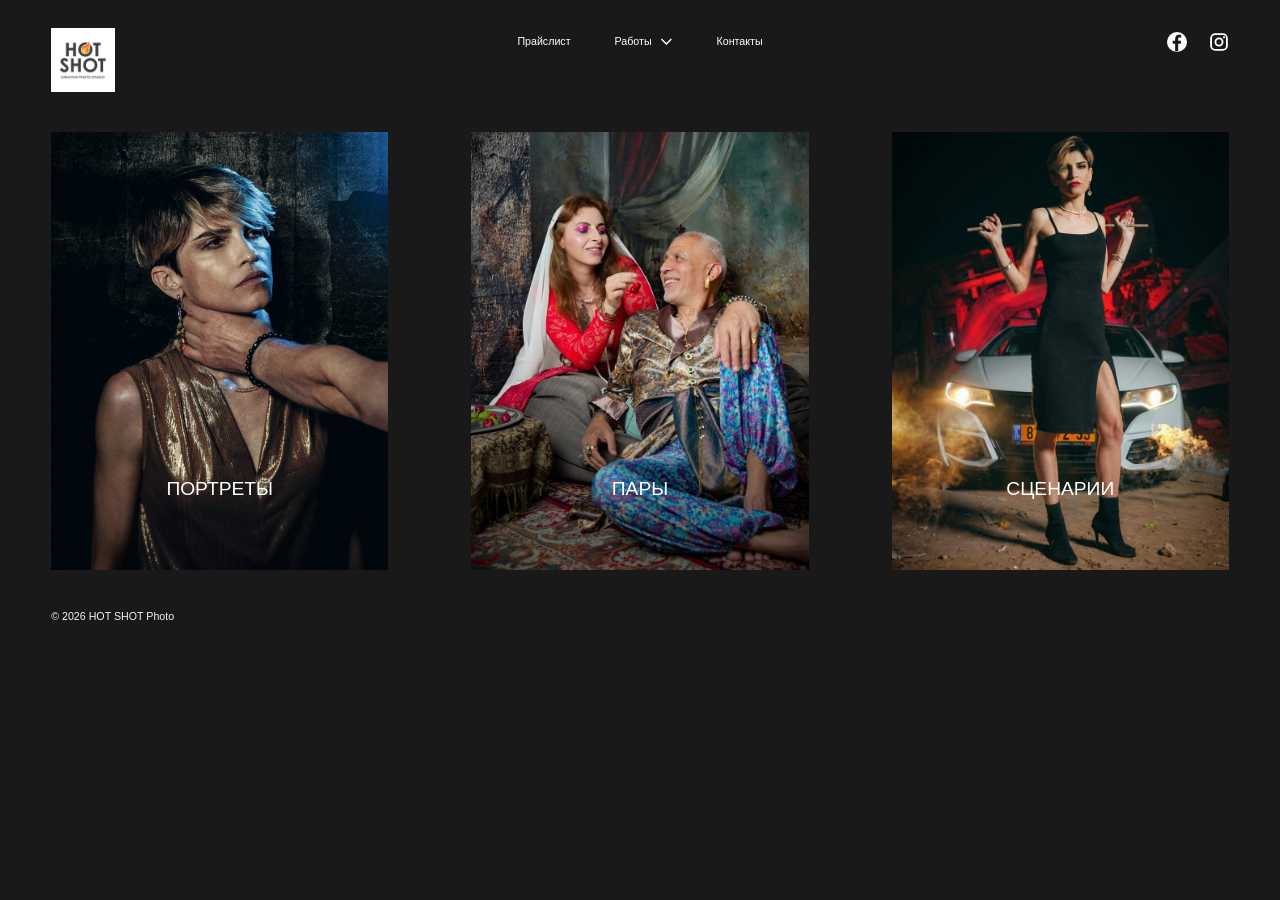
<file: index.html>
<!doctype html><html lang="ru"><head><meta charset="utf-8"><meta name="viewport" content="width=device-width,initial-scale=1"><title>HOT SHOT</title><link rel="stylesheet" href="style.css?v=mobile-nav-spacing-v3-20260926"></head><body><header class="header"><a href="index.html" aria-current="page"><img class="logo" src="images/logo.jpg" alt="HOT SHOT"></a><nav class="nav"><a href="price.html">Прайслист</a><div class="dropdown"><button class="dropbtn"><span>Работы</span><svg class="chevron" viewBox="0 0 12 7" aria-hidden="true"><path d="m1 1 5 5 5-5" fill="none" stroke="currentColor" stroke-width="1.4"/></svg></button><div class="dropmenu"><a href="gallery.html?type=portrait">Портреты</a><a href="gallery.html?type=pairs">Пары</a><a href="gallery.html?type=scenes">Сценарии</a></div></div><a href="contacts.html">Контакты</a></nav><div class="social"><a href="https://www.facebook.com/HOTSHOT.photostudio" target="_blank" rel="noopener noreferrer" aria-label="Facebook"><svg class="social-icon facebook-icon" viewBox="0 0 24 24" aria-hidden="true"><circle cx="12" cy="12" r="12" fill="currentColor"/><path d="M13.42 24v-9.03h3.03l.45-3.52h-3.48V9.2c0-1.02.28-1.72 1.74-1.72h1.86V4.33c-.32-.04-1.42-.14-2.71-.14-2.68 0-4.51 1.64-4.51 4.65v2.61H6.77v3.52H9.8V24h3.62Z" fill="#191919" transform="translate(0 -1)"/></svg></a><a href="https://www.instagram.com/hotshot_photostudio" target="_blank" rel="noopener noreferrer" aria-label="Instagram"><svg class="social-icon instagram-icon" viewBox="0 0 24 24" aria-hidden="true"><rect x="2.5" y="2.5" width="19" height="19" rx="5" fill="none" stroke="currentColor" stroke-width="2.2"/><circle cx="12" cy="12" r="4.3" fill="none" stroke="currentColor" stroke-width="2.2"/><circle cx="18" cy="6.4" r="1.25" fill="currentColor"/></svg></a></div></header><main><section class="homegrid"><a class="tile" href="gallery.html?type=portrait"><img src="images/optimized/Home/1-portraits.jpg" loading="eager" fetchpriority="high" decoding="async"><span><span class="tile-label">ПОРТРЕТЫ</span></span></a><a class="tile" href="gallery.html?type=pairs"><img src="images/optimized/Home/2-couples.jpg" loading="lazy" decoding="async"><span><span class="tile-label">ПАРЫ</span></span></a><a class="tile" href="gallery.html?type=scenes"><img src="images/optimized/Home/3-scenes.jpg" loading="lazy" decoding="async"><span><span class="tile-label">СЦЕНАРИИ</span></span></a></section></main><footer>© 2026 HOT SHOT Photo</footer></body></html>
</file>
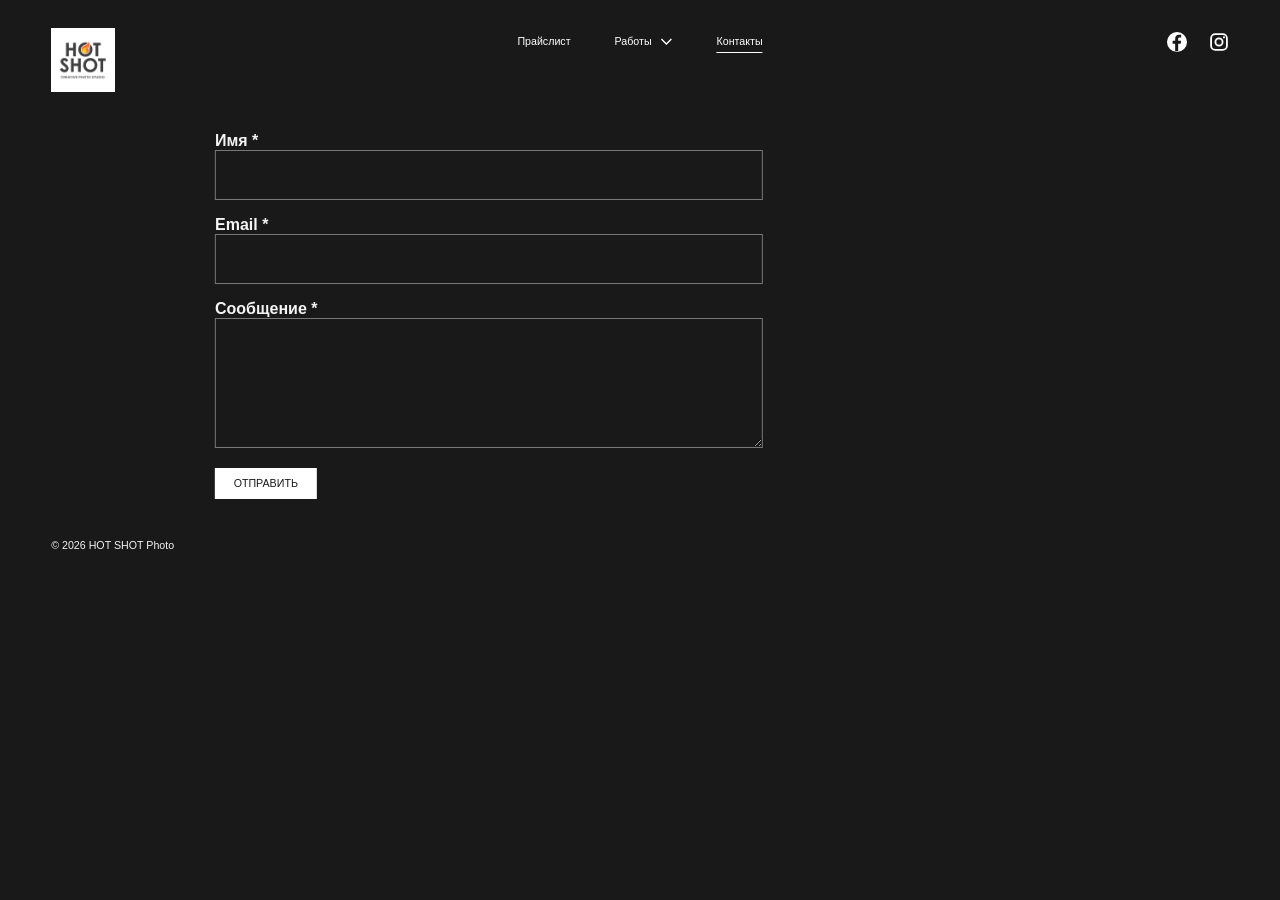
<file: contacts.html>
<!doctype html><html lang="ru"><head><meta charset="utf-8"><meta name="viewport" content="width=device-width,initial-scale=1"><title>HOT SHOT — Контакты</title><link rel="stylesheet" href="style.css?v=mobile-nav-spacing-v3-20260926"><style>.header{pointer-events:none}.header>a,.header .nav,.header .social{pointer-events:auto}</style></head><body><header class="header"><a href="index.html"><img class="logo" src="images/logo.jpg" alt="HOT SHOT"></a><nav class="nav"><a href="price.html">Прайслист</a><div class="dropdown"><button class="dropbtn"><span>Работы</span><svg class="chevron" viewBox="0 0 12 7" aria-hidden="true"><path d="m1 1 5 5 5-5" fill="none" stroke="currentColor" stroke-width="1.4"/></svg></button><div class="dropmenu"><a href="gallery.html?type=portrait">Портреты</a><a href="gallery.html?type=pairs">Пары</a><a href="gallery.html?type=scenes">Сценарии</a></div></div><a href="contacts.html" aria-current="page">Контакты</a></nav><div class="social"><a href="https://www.facebook.com/HOTSHOT.photostudio" target="_blank" rel="noopener noreferrer" aria-label="Facebook"><svg class="social-icon facebook-icon" viewBox="0 0 24 24" aria-hidden="true"><circle cx="12" cy="12" r="12" fill="currentColor"/><path d="M13.42 24v-9.03h3.03l.45-3.52h-3.48V9.2c0-1.02.28-1.72 1.74-1.72h1.86V4.33c-.32-.04-1.42-.14-2.71-.14-2.68 0-4.51 1.64-4.51 4.65v2.61H6.77v3.52H9.8V24h3.62Z" fill="#191919" transform="translate(0 -1)"/></svg></a><a href="https://www.instagram.com/hotshot_photostudio" target="_blank" rel="noopener noreferrer" aria-label="Instagram"><svg class="social-icon instagram-icon" viewBox="0 0 24 24" aria-hidden="true"><rect x="2.5" y="2.5" width="19" height="19" rx="5" fill="none" stroke="currentColor" stroke-width="2.2"/><circle cx="12" cy="12" r="4.3" fill="none" stroke="currentColor" stroke-width="2.2"/><circle cx="18" cy="6.4" r="1.25" fill="currentColor"/></svg></a></div></header><main class="contact"><form class="form" action="https://formsubmit.co/symbols.store@gmail.com" method="POST"><input type="hidden" name="_subject" value="Сообщение с сайта HOT SHOT"><input type="hidden" name="_captcha" value="false"><label>Имя *<input name="name" required style="cursor: text;"></label><label>Email *<input type="email" name="email" required></label><label>Сообщение *<textarea name="message" required></textarea></label><button class="btn" type="submit">ОТПРАВИТЬ</button></form></main><footer>© 2026 HOT SHOT Photo</footer></body></html>
</file>
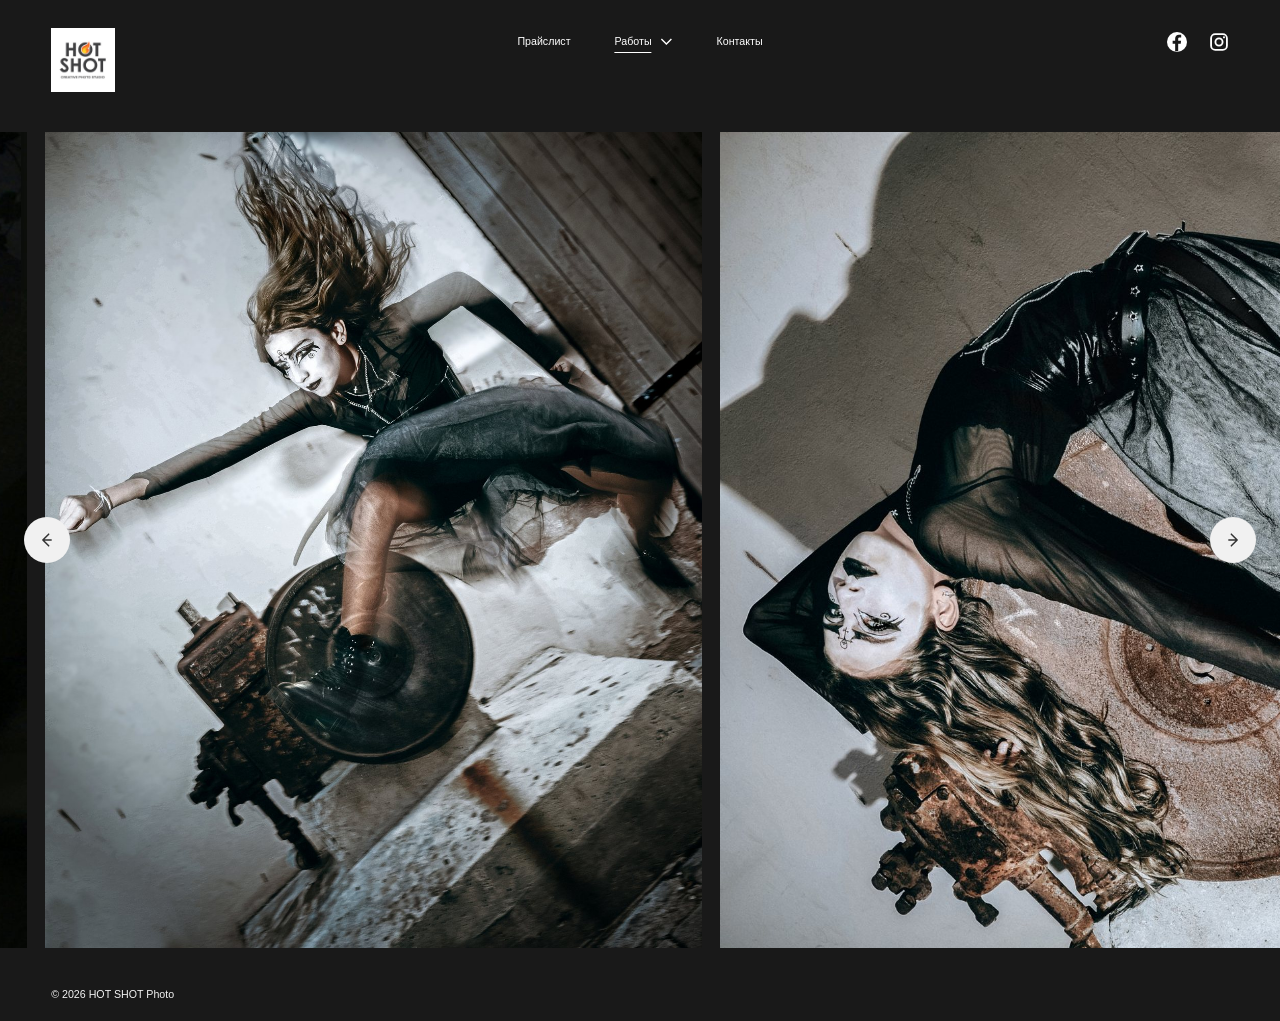
<file: gallery.html>
<!doctype html><html lang="ru"><head><meta charset="utf-8"><meta name="viewport" content="width=device-width,initial-scale=1"><title>HOT SHOT — Работы</title><link rel="stylesheet" href="style.css?v=mobile-nav-spacing-v3-20260926"></head><body><header class="header"><a href="index.html"><img class="logo" src="images/logo.jpg" alt="HOT SHOT"></a><nav class="nav"><a href="price.html">Прайслист</a><div class="dropdown"><button class="dropbtn" id="worksMenu"><span>Работы</span><svg class="chevron" viewBox="0 0 12 7" aria-hidden="true"><path d="m1 1 5 5 5-5" fill="none" stroke="currentColor" stroke-width="1.4"/></svg></button><div class="dropmenu"><a href="gallery.html?type=portrait">Портреты</a><a href="gallery.html?type=pairs">Пары</a><a href="gallery.html?type=scenes">Сценарии</a></div></div><a href="contacts.html">Контакты</a></nav><div class="social"><a href="https://www.facebook.com/HOTSHOT.photostudio" target="_blank" rel="noopener noreferrer" aria-label="Facebook"><svg class="social-icon facebook-icon" viewBox="0 0 24 24" aria-hidden="true"><circle cx="12" cy="12" r="12" fill="currentColor"/><path d="M13.42 24v-9.03h3.03l.45-3.52h-3.48V9.2c0-1.02.28-1.72 1.74-1.72h1.86V4.33c-.32-.04-1.42-.14-2.71-.14-2.68 0-4.51 1.64-4.51 4.65v2.61H6.77v3.52H9.8V24h3.62Z" fill="#191919" transform="translate(0 -1)"/></svg></a><a href="https://www.instagram.com/hotshot_photostudio" target="_blank" rel="noopener noreferrer" aria-label="Instagram"><svg class="social-icon instagram-icon" viewBox="0 0 24 24" aria-hidden="true"><rect x="2.5" y="2.5" width="19" height="19" rx="5" fill="none" stroke="currentColor" stroke-width="2.2"/><circle cx="12" cy="12" r="4.3" fill="none" stroke="currentColor" stroke-width="2.2"/><circle cx="18" cy="6.4" r="1.25" fill="currentColor"/></svg></a></div></header><main class="gallery"><div class="slider"><div class="track" id="track"></div><button class="arrow prev" id="prev" aria-label="Предыдущее фото"><svg viewBox="0 0 24 24" aria-hidden="true"><path d="M14 5 7 12l7 7M7 12h10" fill="none" stroke="currentColor" stroke-width="1.8" stroke-linecap="round" stroke-linejoin="round"/></svg></button><button class="arrow next" id="next" aria-label="Следующее фото"><svg viewBox="0 0 24 24" aria-hidden="true"><path d="M10 5l7 7-7 7M17 12H7" fill="none" stroke="currentColor" stroke-width="1.8" stroke-linecap="round" stroke-linejoin="round"/></svg></button></div><button class="back-to-top" type="button">Вверх</button></main><div class="lightbox" id="lb"><button class="close" id="close">×</button><img id="lbimg"></div><footer>© 2026 HOT SHOT Photo</footer><script>const sets={portrait:["images/portraits/DSC00000.jpg","images/portraits/DSC00001.jpg","images/portraits/DSC00002.jpg","images/portraits/DSC00003.jpg","images/portraits/DSC00004.jpg","images/portraits/DSC00005.jpg","images/portraits/DSC00006.jpg","images/portraits/DSC00007.jpg","images/portraits/DSC00008.jpg","images/portraits/DSC00009.jpg","images/portraits/DSC01000.jpg","images/portraits/DSC01001.jpg","images/portraits/DSC01002.jpg","images/portraits/DSC02077.jpg","images/portraits/DSC02125.jpeg","images/portraits/DSC02127.jpg","images/portraits/DSC02133.jpg","images/portraits/DSC02203.JPG","images/portraits/DSC02207.JPG","images/portraits/DSC02581.jpg","images/portraits/DSC02585.jpg","images/portraits/DSC04010.jpg","images/portraits/DSC04011.jpg","images/portraits/DSC04016.jpg","images/portraits/DSC04020.jpg","images/portraits/DSC04034.jpg","images/portraits/DSC04044.jpg","images/portraits/DSC04048.jpg","images/portraits/DSC04073.jpg","images/portraits/DSC04082.jpg","images/portraits/DSC04087.jpg","images/portraits/DSC04090.JPG","images/portraits/DSC04093.jpg","images/portraits/DSC04095.jpg","images/portraits/DSC04102.jpg","images/portraits/DSC08165.jpg","images/portraits/DSC08240.jpg","images/portraits/IMG_9607.jpg"],pairs:["images/couples/DSC00027.jpg","images/couples/DSC00028.jpg","images/couples/DSC00029.jpg","images/couples/DSC00030.jpg","images/couples/DSC00031.jpg","images/couples/DSC00032.jpg","images/couples/DSC00034.jpg","images/couples/DSC00035.jpg","images/couples/DSC00036.jpg","images/couples/DSC03547.jpg","images/couples/DSC03656.jpg"],scenes:["images/scenes/DSC00010.jpg","images/scenes/DSC00011.jpg","images/scenes/DSC00012.jpg","images/scenes/DSC00013.jpg","images/scenes/DSC00014.jpg","images/scenes/DSC00015.jpg","images/scenes/DSC00016.jpg","images/scenes/DSC00017.jpg","images/scenes/DSC00018.jpg","images/scenes/DSC00019.jpg","images/scenes/DSC00020.jpg","images/scenes/DSC00021.jpg","images/scenes/DSC00022.jpg","images/scenes/DSC00023.jpg","images/scenes/DSC00024.jpg","images/scenes/DSC00025.jpg","images/scenes/DSC00026.jpg","images/scenes/DSC02038.jpg","images/scenes/DSC02120.jpg","images/scenes/DSC02134.jpg","images/scenes/DSC02160.jpg","images/scenes/DSC02171.jpg","images/scenes/DSC02185.jpg","images/scenes/DSC02206.jpg","images/scenes/DSC03402.jpg","images/scenes/DSC08697.jpg"]};const type=new URLSearchParams(location.search).get("type")||"portrait",track=document.getElementById("track"),lb=document.getElementById("lb"),lbimg=document.getElementById("lbimg"),mobile=window.matchMedia("(max-width: 800px)");document.getElementById("worksMenu").setAttribute("aria-current","page");document.querySelectorAll(".dropmenu a").forEach(a=>{if(new URL(a.href).searchParams.get("type")===type)a.setAttribute("aria-current","page")});sets[type].forEach((src,index)=>{let x=document.createElement("img");x.className="slide";x.loading=index===0?"eager":"lazy";x.decoding="async";if(index===0)x.fetchPriority="high";x.dataset.fullSrc=src;x.src=src.replace(/^images\//,"images/optimized/").replace(/\.(?:jpeg|jpg)$/i,".jpg");track.appendChild(x)});const originalSlides=Array.from(track.children),slideCount=originalSlides.length;if(slideCount>1){const before=originalSlides[slideCount-1].cloneNode(false),after=originalSlides[0].cloneNode(false);before.classList.add("clone");after.classList.add("clone");track.insertBefore(before,track.firstChild);track.appendChild(after)}let i=1,timer=null,transitioning=false;function positionCurrent(){const active=track.children[i];if(active)track.style.transform="translateX(-"+active.offsetLeft+"px)"}function jumpTo(index){i=index;track.style.transition="none";positionCurrent();track.offsetHeight;track.style.transition="";transitioning=false}function move(d){if(mobile.matches||transitioning||slideCount<2)return;transitioning=true;i+=d;positionCurrent()}track.addEventListener("transitionend",event=>{if(event.target!==track||event.propertyName!=="transform")return;if(i===0)jumpTo(slideCount);else if(i===slideCount+1)jumpTo(1);else transitioning=false});track.addEventListener("click",event=>{if(mobile.matches)return;const image=event.target.closest("img.slide");if(!image)return;lbimg.src=image.dataset.fullSrc;lb.classList.add("open")});prev.onclick=()=>move(-1);next.onclick=()=>move(1);function syncMode(){if(timer!==null){clearInterval(timer);timer=null}transitioning=false;if(mobile.matches){i=1;track.style.transform="";lb.classList.remove("open")}else{i=1;track.style.transition="none";positionCurrent();track.offsetHeight;track.style.transition="";timer=setInterval(()=>move(1),6500)}}syncMode();if(mobile.addEventListener)mobile.addEventListener("change",syncMode);else if(mobile.addListener)mobile.addListener(syncMode);window.addEventListener("resize",()=>{if(!mobile.matches&&!transitioning)positionCurrent()});track.addEventListener("load",()=>{if(!mobile.matches&&!transitioning)positionCurrent()},true);window.addEventListener("load",()=>{if(!mobile.matches&&!transitioning)positionCurrent()},{once:true});document.getElementById("close").addEventListener("click",()=>lb.classList.remove("open"));document.querySelector(".back-to-top").addEventListener("click",()=>window.scrollTo({top:0,behavior:"smooth"}));</script></body></html>
</file>
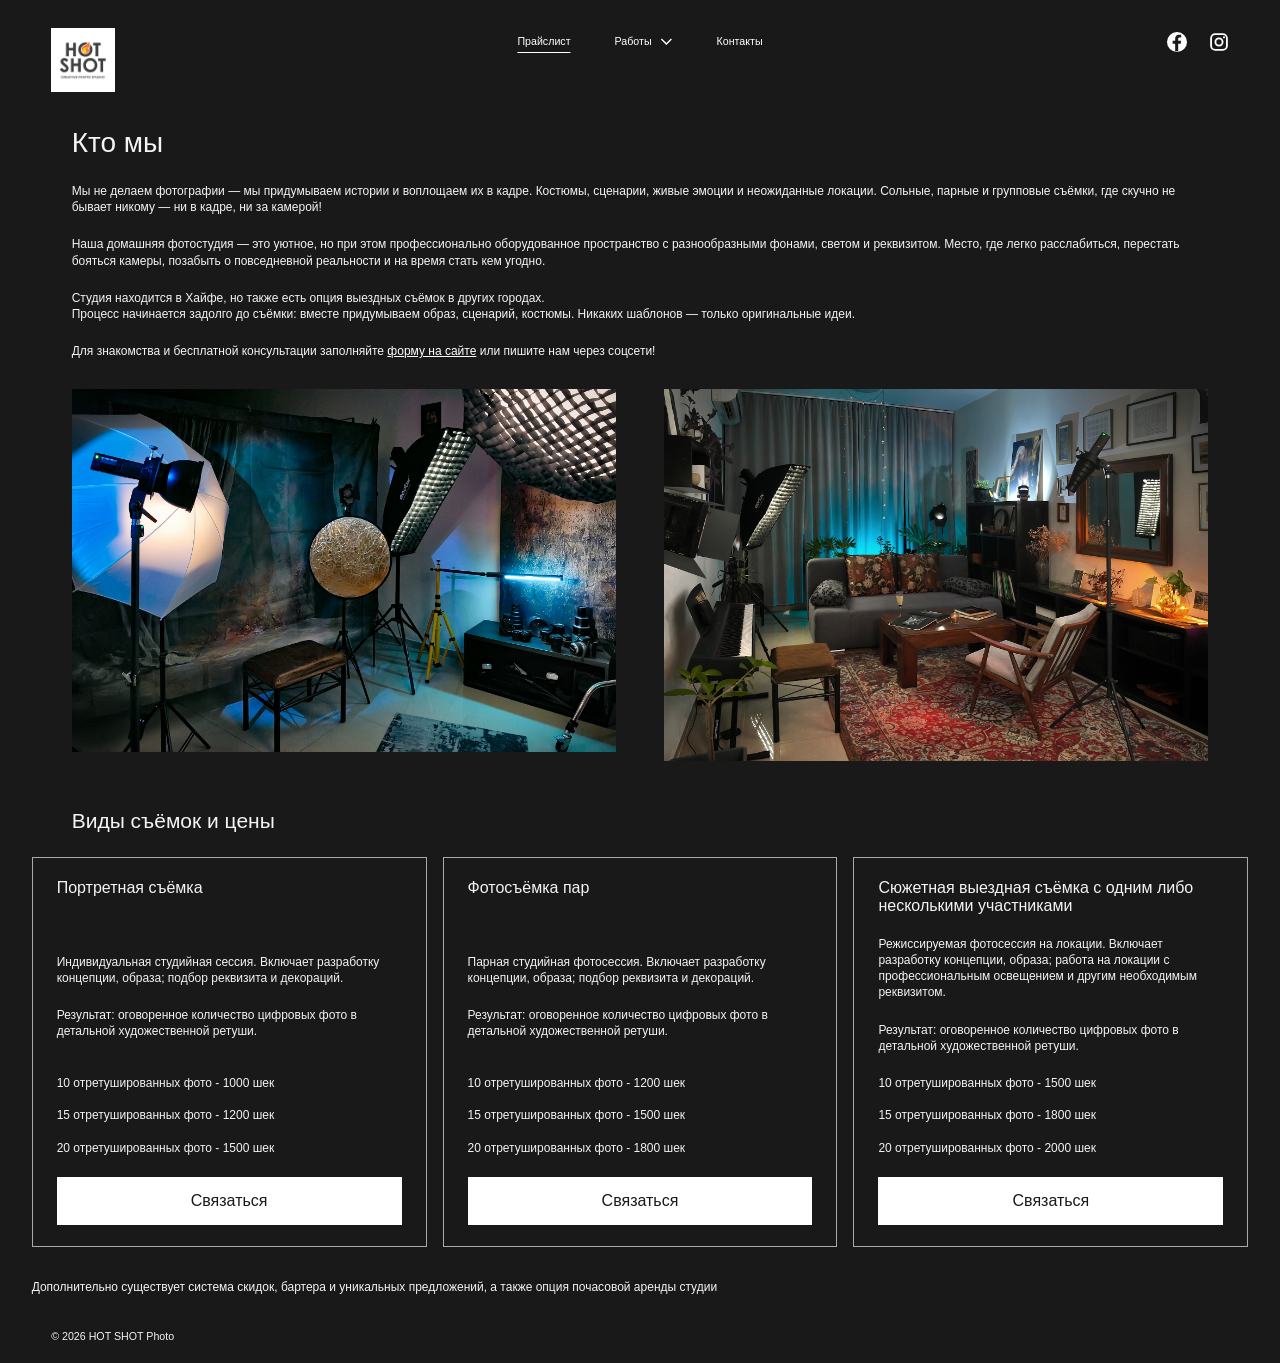
<file: price.html>
<!doctype html><html lang="ru"><head><meta charset="utf-8"><meta name="viewport" content="width=device-width,initial-scale=1"><title>HOT SHOT — Прайслист</title><link rel="stylesheet" href="style.css?v=mobile-nav-spacing-v3-20260926"></head><body><header class="header"><a href="index.html"><img class="logo" src="images/logo.jpg" alt="HOT SHOT"></a><nav class="nav"><a href="price.html" aria-current="page">Прайслист</a><div class="dropdown"><button class="dropbtn"><span>Работы</span><svg class="chevron" viewBox="0 0 12 7" aria-hidden="true"><path d="m1 1 5 5 5-5" fill="none" stroke="currentColor" stroke-width="1.4"/></svg></button><div class="dropmenu"><a href="gallery.html?type=portrait">Портреты</a><a href="gallery.html?type=pairs">Пары</a><a href="gallery.html?type=scenes">Сценарии</a></div></div><a href="contacts.html">Контакты</a></nav><div class="social"><a href="https://www.facebook.com/HOTSHOT.photostudio" target="_blank" rel="noopener noreferrer" aria-label="Facebook"><svg class="social-icon facebook-icon" viewBox="0 0 24 24" aria-hidden="true"><circle cx="12" cy="12" r="12" fill="currentColor"/><path d="M13.42 24v-9.03h3.03l.45-3.52h-3.48V9.2c0-1.02.28-1.72 1.74-1.72h1.86V4.33c-.32-.04-1.42-.14-2.71-.14-2.68 0-4.51 1.64-4.51 4.65v2.61H6.77v3.52H9.8V24h3.62Z" fill="#191919" transform="translate(0 -1)"/></svg></a><a href="https://www.instagram.com/hotshot_photostudio" target="_blank" rel="noopener noreferrer" aria-label="Instagram"><svg class="social-icon instagram-icon" viewBox="0 0 24 24" aria-hidden="true"><rect x="2.5" y="2.5" width="19" height="19" rx="5" fill="none" stroke="currentColor" stroke-width="2.2"/><circle cx="12" cy="12" r="4.3" fill="none" stroke="currentColor" stroke-width="2.2"/><circle cx="18" cy="6.4" r="1.25" fill="currentColor"/></svg></a></div></header><main class="content price-content"><h1>Кто мы</h1><p>Мы не делаем фотографии — мы придумываем истории и воплощаем их в кадре. Костюмы, сценарии, живые эмоции и неожиданные локации. Сольные, парные и групповые съёмки, где скучно не бывает никому — ни в кадре, ни за камерой!</p><p>Наша домашняя фотостудия — это уютное, но при этом профессионально оборудованное пространство с разнообразными фонами, светом и реквизитом. Место, где легко расслабиться, перестать бояться камеры, позабыть о повседневной реальности и на время стать кем угодно.</p><p>Студия находится в Хайфе, но также есть опция выездных съёмок в других городах.<br>Процесс начинается задолго до съёмки: вместе придумываем образ, сценарий, костюмы. Никаких шаблонов — только оригинальные идеи.</p><p>Для знакомства и бесплатной консультации заполняйте <a href="contacts.html">форму на сайте</a> или пишите нам через соцсети!</p><div class="studio"><img src="images/studio/DSC03957.JPG"><img src="images/studio/DSC03963.jpg"></div><h2>Виды съёмок и цены</h2><div class="prices"><article class="price"><h3>Портретная съёмка</h3><p>Индивидуальная студийная сессия. Включает разработку концепции, образа; подбор реквизита и декораций.</p><p>Результат: оговоренное количество цифровых фото в детальной художественной ретуши.</p><p>10 отретушированных фото - 1000 шек<br><br>15 отретушированных фото - 1200 шек<br><br>20 отретушированных фото - 1500 шек</p><a class="btn" href="contacts.html">Связаться</a></article><article class="price"><h3>Фотосъёмка пар</h3><p>Парная студийная фотосессия. Включает разработку концепции, образа; подбор реквизита и декораций.</p><p>Результат: оговоренное количество цифровых фото в детальной художественной ретуши.</p><p>10 отретушированных фото - 1200 шек<br><br>15 отретушированных фото - 1500 шек<br><br>20 отретушированных фото - 1800 шек</p><a class="btn" href="contacts.html">Связаться</a></article><article class="price"><h3>Сюжетная выездная съёмка с одним либо несколькими участниками</h3><p>Режиссируемая фотосессия на локации. Включает разработку концепции, образа; работа на локации с профессиональным освещением и другим необходимым реквизитом.</p><p>Результат: оговоренное количество цифровых фото в детальной художественной ретуши.</p><p>10 отретушированных фото - 1500 шек<br><br>15 отретушированных фото - 1800 шек<br><br>20 отретушированных фото - 2000 шек</p><a class="btn" href="contacts.html">Связаться</a></article></div><p class="price-note">Дополнительно существует система скидок, бартера и уникальных предложений, а также опция почасовой аренды студии</p></main><footer>© 2026 HOT SHOT Photo</footer></body></html>
</file>
<file: style.css>
* { box-sizing: border-box; }
html, body { margin: 0px; background: rgb(25, 25, 25); color: rgb(244, 244, 244); font-family: Arial, Helvetica, sans-serif; }
body { min-height: 100vh; display: flex; flex-direction: column; }
.header { height: 205px; padding: 28px 4%; position: relative; }
.logo { width: 96px; height: 96px; object-fit: contain; display: block; }
.nav { position: absolute; top: 35px; left: 50%; transform: translateX(-50%); display: flex; gap: 44px; align-items: center; }
.nav > a, .dropbtn { font-family: inherit; font-size: 16px; line-height: 1.2; color: rgb(255, 255, 255); text-decoration: none; background: none; border: 0px; cursor: pointer; padding: 0px; }
.dropbtn { display: flex; align-items: center; gap: 9px; }
.chevron { width: 12px; height: 7px; display: block; flex: 0 0 auto; transition: transform 0.18s; }
.dropdown:hover .chevron { transform: rotate(180deg); }
.nav > a, .dropmenu a { position: relative; }
.dropbtn > span { position: relative; }
.nav > a::after, .dropbtn > span::after, .dropmenu a::after { content: ""; position: absolute; left: 0px; right: 0px; bottom: -5px; height: 1px; background: currentcolor; transform: scaleX(0); transform-origin: left center; transition: transform 0.25s; }
.nav > a:hover::after, .nav > a[aria-current="page"]::after, .dropbtn:hover > span::after, .dropdown:hover .dropbtn > span::after, .dropbtn[aria-current="page"] > span::after, .dropmenu a:hover::after, .dropmenu a[aria-current="page"]::after { transform: scaleX(1); }
.dropdown { position: relative; }
.dropmenu { display: none; position: absolute; top: 100%; left: 0px; min-width: 160px; padding: 7px 0px 0px; background: rgb(25, 25, 25); border: 0px; z-index: 20; }
.dropdown:hover .dropmenu { display: flex; flex-direction: column; gap: 12px; }
.dropmenu a { color: rgb(255, 255, 255); text-decoration: none; font-size: 16px; white-space: nowrap; }
.social { position: absolute; right: 4%; top: 32px; display: flex; gap: 22px; }
.social a { color: rgb(255, 255, 255); text-decoration: none; width: 30px; height: 30px; display: block; line-height: 0; }
.social-icon { width: 100%; height: 100%; display: block; }
.homegrid { display: grid; grid-template-columns: repeat(3, 1fr); gap: 6.5%; padding: 10px 4% 70px; margin-top: -50px; }
.tile { height: 550px; position: relative; overflow: hidden; text-decoration: none; color: rgb(255, 255, 255); }
.tile img { width: 100%; height: 100%; object-fit: cover; display: block; }
.tile span { position: absolute; inset: 0px; display: grid; place-items: end center; padding-bottom: 88px; font-size: 30px; }
.tile span::after { content: ""; position: absolute; left: 50%; top: auto; bottom: 68px; width: 164px; height: 1px; background: rgb(255, 255, 255); transform: translateX(-50%); opacity: 0; }
.tile:hover span::after { opacity: 1; }
.gallery { flex: 1 1 0%; overflow: hidden; padding: 10px 0px 50px; margin-top: -50px; }
.slider { height: max(180px, -322px + 100vh); min-height: 0px; overflow: hidden; position: relative; padding-left: 3.5%; }
.track { height: 100%; display: flex; gap: 18px; align-items: center; position: relative; transition: transform 1s; }
.slide { height: 100%; width: auto; flex: 0 0 auto; object-fit: cover; cursor: pointer; }
.arrow { position: absolute; top: 50%; transform: translateY(-50%); width: 46px; height: 46px; border-radius: 50%; border: 0px; background: rgb(241, 241, 241); color: rgb(51, 51, 51); display: grid; place-items: center; padding: 0px; line-height: 0; cursor: pointer; }
.arrow svg { display: block; width: 20px; height: 20px; }
.prev { left: 24px; }
.next { right: 24px; }
.lightbox { display: none; position: fixed; inset: 0px; background: rgb(25, 25, 25); z-index: 100; align-items: center; justify-content: center; }
.lightbox.open { display: flex; }
.lightbox img { max-width: 92vw; max-height: 88vh; object-fit: contain; }
.close { position: absolute; top: 18px; right: 28px; background: none; border: 0px; color: rgb(255, 255, 255); font-size: 44px; cursor: pointer; }
.content { flex: 1 1 0%; max-width: 1480px; margin: auto; padding: 5px 3.5% 65px; }
.price-content { width: 100%; max-width: none; padding: 5px 5.6% 65px; }
.content h1 { font-size: 56px; font-weight: 400; margin: 0px 0px 24px; }
.content h2 { font-size: 42px; font-weight: 400; margin: 48px 0px 24px; }
.content p { font-size: 16px; line-height: 1.35; margin: 0px 0px 21px; }
.content a { color: rgb(255, 255, 255); }
.studio { display: grid; grid-template-columns: 1fr 1fr; gap: 18px; margin: 30px 0px 48px; }
.studio img { width: 100%; height: 310px; object-fit: cover; }
.price-content .studio { gap: 48px; margin: 30px 0px 48px; }
.price-content .studio img { height: 460px; }
.prices { display: grid; grid-template-columns: repeat(3, 1fr); gap: 14px; }
.price { border: 1px solid rgb(170, 170, 170); padding: 24px; min-height: 610px; display: flex; flex-direction: column; }
.price-content .prices { width: calc(100% + 80px); margin-left: -40px; gap: 24px; }
.price-content .price { min-height: 610px; padding: 40px 40px 50px; }
.price-content .price h3 { min-height: 84px; margin: 0px 0px 20px; }
.price-content .price .btn { align-self: stretch; text-align: center; padding: 22px 20px; }
.price-content .price-note { width: calc(100% + 80px); margin: 32px 0px 21px -40px; }
.price h3 { font-size: 20px; font-weight: 400; min-height: 56px; }
.price p { font-size: 16px; }
.btn { margin-top: auto; align-self: flex-start; background: rgb(255, 255, 255); text-decoration: none; padding: 14px 28px; border: 0px; font-size: 16px; cursor: pointer; color: rgb(25, 25, 25) !important; }
.contact { flex: 1 1 0%; display: grid; grid-template-columns: 200px minmax(400px, 850px); gap: 30px; justify-content: center; padding: 65px 5%; margin-top: -100px; }
.contacticons { display: flex; gap: 22px; padding-top: 60px; }
.contacticons a { color: rgb(255, 255, 255); text-decoration: none; width: 38px; height: 38px; display: block; line-height: 0; }
.contacticons .social-icon { width: 38px; height: 38px; }
.form { display: flex; flex-direction: column; }
.form label { font-weight: 700; margin-bottom: 4px; }
.form input, .form textarea { width: 100%; background: transparent; color: rgb(255, 255, 255); border: 1px solid rgb(119, 119, 119); padding: 14px; font: inherit; margin-bottom: 12px; }
.form input { height: 50px; }
.form textarea { height: 130px; resize: vertical; }
footer { padding: 21px 6%; font-size: 15px; margin-top: auto; }
@media (max-width: 800px) {
  .header { height: 125px; padding: 18px 5%; }
  .logo { width: 68px; height: 68px; }
  .nav { top: 25px; right: 5%; left: auto; transform: none; gap: 16px; }
  .nav > a, .dropbtn { font-size: 14px; }
  .social { right: 5%; top: 82px; }
  .social a { width: 22px; height: 22px; }
  .homegrid { grid-template-columns: 1fr; gap: 20px; padding: 25px 5% 45px; margin-top: 0px; }
  .tile { height: 60vh; min-height: 360px; }
  .gallery { overflow: visible; padding: 10px 0px 30px; margin-top: 0px; }
  .slider { height: auto; min-height: 0px; overflow: visible; padding: 0px; }
  .track { height: auto; display: flex; flex-direction: column; gap: 18px; transition: none; transform: none !important; }
  .slide.clone { display: none; }
  .slide { display: block; width: 100%; max-width: 100%; height: auto; object-fit: contain; cursor: default; }
  .arrow { display: none; }
  .content { padding: 8px 5% 45px; }
  .price-content { padding: 8px 5% 45px; }
  .price-content .studio { grid-template-columns: 1fr; gap: 18px; margin: 30px 0px 42px; }
  .price-content .studio img { height: 240px; }
  .price-content .prices { width: auto; margin-left: 0px; grid-template-columns: 1fr; gap: 20px; }
  .price-content .price { min-height: 0px; padding: 24px; }
  .price-content .price h3 { min-height: 0px; }
  .price-content .price .btn { align-self: stretch; padding: 14px 28px; }
  .price-content .price-note { width: auto; margin: 24px 0px 21px; }
  .content h1 { font-size: 39px; }
  .content h2 { font-size: 31px; }
  .studio { grid-template-columns: 1fr; }
  .studio img { height: 240px; }
  .prices { grid-template-columns: 1fr; }
  .price { min-height: 0px; }
  .contact { grid-template-columns: 1fr; padding: 45px 8%; margin-top: 0px; }
  .contacticons { padding: 0px; }
  .dropmenu { right: 0px; left: auto; }
  .lightbox img { max-width: 96vw; max-height: 84vh; }
}
@media (min-width: 801px) {
  .price-content { position: relative; top: -50px; }
}
@media (min-width: 801px) {
  .price-content .studio img { height: auto; align-self: start; object-fit: contain; }
  .price-content .price { padding-left: 24px; padding-right: 24px; }
  .price-content .price h3 { height: 84px; min-height: 84px; flex: 0 0 84px; }
}
@media (min-width: 801px) {
  .price-content .price p { font-size: 14px; }
}
@media (min-width: 801px) {
  .price-content .prices { gap: 16px; }
}
.price-content .price p { font-size: 14px; }
.price-content .price h3 { font-size: 16px; }
@media (max-width: 800px) {
  .price-content .price { padding-left: 18px; padding-right: 18px; }
}
@media (max-width: 800px) {
  .price-content .price p { font-size: 13px; }
  .price-content .price { padding-left: 16px; padding-right: 16px; }
}
@media (min-width: 801px) {
  .price-content .price p { font-size: 12px; }
}
@media (min-width: 801px) {
  .price-content .price .btn { margin-bottom: 50px; }
}
@media (min-width: 801px) {
  .price-content .price { min-height: 560px; }
}
@media (min-width: 801px) {
  .price-content .prices { align-items: start; }
  .price-content .price { min-height: 0px; padding-bottom: 21px; }
  .price-content .price .btn { margin-top: 0px; margin-bottom: 0px; }
}
@media (min-width: 801px) {
  .price-content .prices { align-items: stretch; }
  .price-content .price { min-height: 560px; padding-bottom: 50px; }
  .price-content .price .btn { margin-top: auto; margin-bottom: 0px; }
}
@media (min-width: 801px) {
  .price-content .price > p:last-of-type { margin-top: auto; }
  .price-content .price .btn { margin-top: 0px; }
}
.logo { width: 64px; height: 64px; }
.dropmenu a { align-self: flex-start; }
@media (max-width: 800px) {
  .logo { width: 45px; height: 45px; }
}
.nav > a, .dropbtn { font-size: 10.67px; }
.dropmenu a { font-size: 10.67px; }
.dropdown:hover .dropmenu { gap: 8px; }
main { position: relative; top: -33px; }
@media (min-width: 801px) {
  main.price-content { top: -83px; }
}
@media (max-width: 800px) {
  .nav > a, .dropbtn { font-size: 9.33px; }
  main { top: -32px; }
}
.social a { width: 20px; height: 20px; }
.contacticons a, .contacticons .social-icon { width: 25px; height: 25px; }
@media (max-width: 800px) {
  .social a { width: 15px; height: 15px; }
}
@media (min-width: 801px) {
  .gallery { height: max(294px, -293.6px + 130vh); flex: 0 0 auto; overflow: visible; }
  .slider { height: max(234px, -353.6px + 130vh); }
}
@media (max-width: 800px) {
  .nav { left: calc(52.5% + 22.5px); right: auto; transform: translateX(-50%); width: max-content; }
  .social { top: 75px; left: 5%; right: auto; width: 45px; display: flex; justify-content: space-between; gap: 0px; }
  .dropmenu { left: 0px; right: auto; }
}
.contact { display: flex; justify-content: center; }
.contact .form { width: min(850px, 100%); }
.contact .btn { padding: 9.33px 18.67px; font-size: 10.67px; }
@media (max-width: 800px) {
  .contact .form { font-size: 9.33px; }
}
footer { font-size: 10.67px; }
@media (max-width: 800px) {
  footer { font-size: 9.33px; }
}
@media (min-width: 801px) {
  main.price-content { top: -83px; }
  .contact { padding-top: 60px; }
}
@media (max-width: 800px) {
  .homegrid, .price-content, .contact { padding-top: 10px; }
}
@media (max-width: 800px) {
  .dropmenu a { font-size: 9.33px; }
}
footer { margin-top: 0px; padding-top: 0px; }
@media (min-width: 801px) {
  .homegrid, .contact { padding-bottom: 73px; }
  .gallery { height: max(317px, -270.6px + 130vh); padding-bottom: 73px; }
  .price-content { padding-bottom: 14px; }
}
@media (max-width: 800px) {
  .homegrid, .gallery, .price-content, .contact { padding-bottom: 72px; }
  .price-content { padding-bottom: 51px; }
}
.content, .contact { flex: 0 0 auto; }
.content { margin-top: 0px; margin-bottom: 0px; }
.contact { align-items: flex-start; }
@media (min-width: 801px) {
  .price-content { padding-bottom: 52px; }
}
@media (max-width: 800px) {
  .gallery { flex: 0 0 auto; }
}
body > footer { margin-top: 0px !important; }
body { min-height: 0px; }
.price-content h1 { font-size: 28px; }
.price-content h2 { font-size: 21px; }
.price-content > p { font-size: 12px; }
@media (max-width: 800px) {
  .price-content h1 { font-size: 19.5px; }
  .price-content h2 { font-size: 15.5px; }
  .price-content > p { font-size: 13px; }
}
@media (min-width: 801px) {
  .price-content .price > p:not(:last-of-type) { margin-bottom: 21px; }
}
@media (min-width: 801px) {
  .price-content .price .btn { padding-top: 15px; padding-bottom: 15px; }
}
@media (min-width: 801px) {
  .price-content .price { min-height: 540px; }
  .price-content .price h3 { margin-bottom: 12px; }
}
@media (min-width: 801px) {
  .price-content .price { padding-top: 21px; padding-bottom: 21px; }
  .price-content .price h3 { margin-bottom: 21px; }
}
@media (min-width: 801px) {
  .price-content .price { min-height: 540px; padding-top: 21px; padding-bottom: 21px; }
  .price-content .price h3 { margin-bottom: 21px; }
  .price-content .price > p:not(:last-of-type) { margin-bottom: 21px; }
  .price-content .price > p:last-of-type { margin-top: auto; margin-bottom: 21px; }
  .price-content .price .btn { margin-top: 0px; padding-top: 15px; padding-bottom: 15px; }
}
@media (min-width: 801px) {
  .price-content .price:nth-child(3) { min-height: 0px; align-self: start; }
  .price-content .price:nth-child(3) h3 { height: auto; min-height: 0px; flex: 0 0 auto; margin-bottom: 21px; }
  .price-content .price:nth-child(3) > p:last-of-type { margin-top: 0px; margin-bottom: 21px; }
  .price-content .price:nth-child(3) .btn { margin-top: 0px; }
}
@media (min-width: 801px) {
  .price-content .price:nth-child(-n+2) { min-height: 0px; }
  .price-content .price:nth-child(-n+2) h3 { height: auto; min-height: 0px; flex: 0 0 auto; margin-bottom: 21px; }
  .price-content .price:nth-child(-n+2) > p:last-of-type { margin-top: auto; margin-bottom: 21px; }
}
@media (min-width: 801px) {
  .price-content .price:nth-child(-n+2) h3 { height: 3lh; min-height: 3lh; flex: 0 0 3lh; }
}
@media (min-width: 801px) {
  .homegrid .tile { height: auto; aspect-ratio: 0.77 / 1; }
}
.homegrid .tile span { font-size: 24px; }
.homegrid .tile span::after { bottom: 75px; }
@media (max-width: 800px) {
  .homegrid .tile span { padding-bottom: 72px; font-size: 20px; }
  .homegrid .tile span::after { bottom: 60px; }
}
.homegrid .tile > span { padding: 0px; }
.homegrid .tile > span::after { display: none; }
.homegrid .tile > span > .tile-label { position: absolute; left: 50%; bottom: 16%; transform: translateX(-50%); white-space: nowrap; font-size: 30px; line-height: 1.2; }
.homegrid .tile-label::after { content: ""; position: absolute; left: 0px; right: 0px; top: calc(100% + 11px); height: 1px; background: rgb(255, 255, 255); transform: scaleX(0); transform-origin: center center; transition: transform 0.25s; }
.homegrid .tile:hover .tile-label::after { transform: scaleX(1); }
@media (max-width: 800px) {
  .homegrid .tile > span > .tile-label { font-size: 18px; }
  .homegrid .tile-label::after { top: calc(100% + 7px); }
}
.homegrid .tile > span > .tile-label { inset: auto auto 16%; display: block; width: max-content; font-size: clamp(18px, 1.875vw, 30px); }
.homegrid .tile-label::after { top: calc(100% + 0.7vw); }
@media (max-width: 800px) {
  .homegrid .tile > span > .tile-label { font-size: clamp(14px, 1.875vw, 18px); }
  .homegrid .tile-label::after { top: calc(100% + 0.7vw); }
}
.homegrid .tile > span > .tile-label { color-scheme: unset; forced-color-adjust: unset; math-depth: unset; position-anchor: unset; text-size-adjust: unset; appearance: unset; font-feature-settings: unset; font-kerning: unset; font-language-override: unset; font-optical-sizing: unset; font-palette: unset; font-size-adjust: unset; font-stretch: unset; font-style: unset; font-synthesis: unset; font-variant: unset; font-variation-settings: unset; font-weight: unset; position-area: unset; text-orientation: unset; text-rendering: unset; text-spacing-trim: unset; -webkit-font-smoothing: unset; -webkit-locale: unset; -webkit-text-orientation: unset; -webkit-writing-mode: unset; writing-mode: unset; zoom: unset; accent-color: unset; place-content: unset; place-items: unset; place-self: unset; alignment-baseline: unset; anchor-name: unset; anchor-scope: unset; animation-composition: unset; animation: unset; animation-trigger: unset; app-region: unset; aspect-ratio: unset; backdrop-filter: unset; backface-visibility: unset; background: unset; background-blend-mode: unset; baseline-shift: unset; baseline-source: unset; block-size: unset; border-block: unset; border: unset; border-radius: unset; border-collapse: unset; border-end-end-radius: unset; border-end-start-radius: unset; border-inline: unset; border-shape: unset; border-start-end-radius: unset; border-start-start-radius: unset; box-decoration-break: unset; box-shadow: unset; box-sizing: unset; break-after: unset; break-before: unset; break-inside: unset; buffered-rendering: unset; caption-side: unset; caret-animation: unset; caret-color: unset; caret-shape: unset; clear: unset; clip: unset; clip-path: unset; clip-rule: unset; color-interpolation: unset; color-interpolation-filters: unset; color-rendering: unset; columns: unset; column-fill: unset; gap: unset; rule-break: unset; rule: unset; rule-inset: unset; rule-visibility-items: unset; column-span: unset; contain: unset; contain-intrinsic-block-size: unset; contain-intrinsic-size: unset; contain-intrinsic-inline-size: unset; container: unset; content: unset; content-visibility: unset; corner-shape: unset; corner-block-end-shape: unset; corner-block-start-shape: unset; counter-increment: unset; counter-reset: unset; counter-set: unset; cursor: unset; cx: unset; cy: unset; d: unset; dominant-baseline: unset; dynamic-range-limit: unset; empty-cells: unset; field-sizing: unset; fill: unset; fill-opacity: unset; fill-rule: unset; filter: unset; flex: unset; flex-flow: unset; flex-line-count: unset; float: unset; flood-color: unset; flood-opacity: unset; grid: unset; grid-area: unset; height: unset; hyphenate-character: unset; hyphenate-limit-chars: unset; hyphens: unset; image-orientation: unset; image-rendering: unset; initial-letter: unset; inline-size: unset; inset-block: unset; inset-inline: unset; interactivity: unset; interest-delay: unset; interpolate-size: unset; isolation: unset; letter-spacing: unset; lighting-color: unset; line-break: unset; list-style: unset; margin-block: unset; margin: unset; margin-inline: unset; marker: unset; mask: unset; mask-type: unset; math-shift: unset; math-style: unset; max-block-size: unset; max-height: unset; max-inline-size: unset; max-width: unset; min-block-size: unset; min-height: unset; min-inline-size: unset; min-width: unset; mix-blend-mode: unset; object-fit: unset; object-position: unset; object-view-box: unset; offset: unset; opacity: unset; order: unset; orphans: unset; outline: unset; outline-offset: unset; overflow-anchor: unset; overflow-block: unset; overflow-clip-margin: unset; overflow-inline: unset; overflow-wrap: unset; overflow: unset; overlay: unset; overscroll-behavior-block: unset; overscroll-behavior-inline: unset; overscroll-behavior: unset; padding-block: unset; padding: unset; padding-inline: unset; page: unset; page-margin-safety: unset; page-orientation: unset; paint-order: unset; perspective: unset; perspective-origin: unset; pointer-events: unset; position-try: unset; position-visibility: unset; print-color-adjust: unset; quotes: unset; r: unset; reading-flow: unset; reading-order: unset; resize: unset; right: unset; rotate: unset; ruby-align: unset; ruby-overhang: unset; ruby-position: unset; rule-overlap: unset; rx: unset; ry: unset; scale: unset; scroll-axis-lock: unset; scroll-behavior: unset; scroll-initial-target: unset; scroll-margin-block: unset; scroll-margin: unset; scroll-margin-inline: unset; scroll-marker-group: unset; scroll-padding-block: unset; scroll-padding: unset; scroll-padding-inline: unset; scroll-snap-align: unset; scroll-snap-stop: unset; scroll-snap-type: unset; scroll-target-group: unset; scroll-timeline: unset; scrollbar-color: unset; scrollbar-gutter: unset; scrollbar-width: unset; shape-image-threshold: unset; shape-margin: unset; shape-outside: unset; shape-rendering: unset; size: unset; speak: unset; stop-color: unset; stop-opacity: unset; stroke: unset; stroke-dasharray: unset; stroke-dashoffset: unset; stroke-linecap: unset; stroke-linejoin: unset; stroke-miterlimit: unset; stroke-opacity: unset; stroke-width: unset; tab-size: unset; table-layout: unset; text-align: unset; text-align-last: unset; text-anchor: unset; text-autospace: unset; text-box: unset; text-combine-upright: unset; text-decoration: unset; text-decoration-skip-ink: unset; text-emphasis: unset; text-emphasis-position: unset; text-fit: unset; text-indent: unset; text-justify: unset; text-overflow: unset; text-shadow: unset; text-transform: unset; text-underline-offset: unset; text-underline-position: unset; text-wrap-style: unset; timeline-scope: unset; timeline-trigger: unset; top: unset; touch-action: unset; transform-box: unset; transform-origin: unset; transform-style: unset; transition: unset; translate: unset; trigger-scope: unset; user-select: unset; vector-effect: unset; vertical-align: unset; view-timeline: unset; view-transition-class: unset; view-transition-group: unset; view-transition-name: unset; view-transition-scope: unset; visibility: unset; border-spacing: unset; -webkit-box-align: unset; -webkit-box-decoration-break: unset; -webkit-box-direction: unset; -webkit-box-flex: unset; -webkit-box-ordinal-group: unset; -webkit-box-orient: unset; -webkit-box-pack: unset; -webkit-box-reflect: unset; -webkit-line-break: unset; -webkit-line-clamp: unset; -webkit-mask-box-image: unset; -webkit-rtl-ordering: unset; -webkit-ruby-position: unset; -webkit-tap-highlight-color: unset; -webkit-text-combine: unset; -webkit-text-decorations-in-effect: unset; -webkit-text-fill-color: unset; -webkit-text-security: unset; -webkit-text-stroke: unset; -webkit-user-drag: unset; widows: unset; will-change: unset; window-drag: unset; word-break: unset; word-spacing: unset; x: unset; y: unset; z-index: unset; position: absolute; left: 50%; bottom: 16%; display: block; width: max-content; transform: translateX(-50%); color: rgb(255, 255, 255); font-family: Arial, Helvetica, sans-serif; font-size: clamp(16px, 1.5vw, 24px); line-height: 1.2; white-space: nowrap; }
.homegrid .tile-label::after { top: calc(100% + 0.7vw); }
@media (max-width: 800px) {
  .homegrid .tile > span > .tile-label { font-size: 16px; }
  .homegrid .tile-label::after { top: calc(100% + 6px); }
}
.homegrid .tile-label::after { width: auto; bottom: auto; }
@media (min-width: 801px) {
  .header { z-index: 40; }
}
.back-to-top { display: none; }
@media (max-width: 800px) {
  .nav > a, .dropbtn, .dropmenu a { font-size: 14px; }
  .homegrid .tile > span > .tile-label { font-size: 24px; }
  .content h1 { font-size: 58.5px; }
  .content h2 { font-size: 46.5px; }
  .content p { font-size: 24px; }
  .price-content h1 { font-size: 29.25px; }
  .price-content h2 { font-size: 23.25px; }
  .price-content > p { font-size: 19.5px; }
  .price-content .price h3 { font-size: 24px; }
  .price-content .price p { font-size: 19.5px; }
  .contact .form { font-size: 14px; }
  footer { font-size: 14px; }
  .close { font-size: 66px; }
  .back-to-top { display: block; margin: 28px auto 0px; padding: 9px 18px; border: 1px solid rgb(244, 244, 244); background: rgb(244, 244, 244); color: rgb(25, 25, 25); font-family: inherit; font-size: 14px; line-height: 1.2; cursor: pointer; }
}
@media (max-width: 800px) {
  .dropdown:hover .dropmenu { gap: 2px; }
  main { top: -8px; }
}
.homegrid .tile img { object-fit: contain; }
@media (max-width: 800px) {
  .homegrid .tile { height: auto; min-height: 0px; aspect-ratio: auto; }
  .homegrid .tile img { height: auto; object-fit: contain; }
}
@media (max-width: 800px) {
  .logo { width: 67.5px; height: 67.5px; }
  .nav { left: calc(52.5% + 33.75px); gap: 8px; }
  .nav > a, .dropbtn, .dropmenu a { font-size: clamp(16px, 7.1px + 2.4vw, 17px); letter-spacing: -0.2px; }
  .social { top: 95px; width: 67.5px; }
  .social a { width: 22.5px; height: 22.5px; }
  .dropbtn { gap: 4px; }
  .nav > a::after, .dropbtn > span::after, .dropmenu a::after { bottom: -1px; }
  main { top: 8px; }
}

@media (min-width: 801px) {
  .homegrid {
    display: grid;
    width: 100%;
    margin-left: 0;
    margin-right: 0;
    padding-left: 4%;
    padding-right: 4%;
    grid-template-columns: repeat(3, minmax(0, 1fr));
    gap: clamp(24px, 6.5vw, 88px);
  }
  .homegrid .tile {
    width: auto;
    height: auto;
    aspect-ratio: 0.77 / 1;
  }
  .homegrid .tile img {
    width: 100%;
    height: 100%;
    object-fit: cover;
  }
}


/* Keep the footer aligned with the visible content after the page relative top offsets. */
.price-content > :last-child {
  margin-bottom: 0;
}

@media (min-width: 801px) {
  .homegrid,
  .gallery,
  .contact {
    padding-bottom: 40px;
  }
  .price-content {
    padding-bottom: 35px;
  }
  body > main ~ footer {
    margin-top: -33px !important;
  }
  body > main.price-content ~ footer {
    margin-top: -83px !important;
  }
}

@media (max-width: 800px) {
  .homegrid,
  .gallery,
  .price-content,
  .contact {
    padding-bottom: 70px;
  }
  body > main ~ footer {
    margin-top: 8px !important;
  }
}


/* Let the desktop gallery container end at its slider, without a second fixed-height spacer. */
@media (min-width: 801px) {
  .gallery {
    height: auto;
  }
}


/* Desktop: align footer with logo and shorten the contact form from the right. */
@media (min-width: 801px) {
  body > footer {
    padding-left: 4%;
  }
  .contact .form {
    width: calc(min(425px, 45vw) + 122.67px);
    transform: translateX(calc((min(425px, 45vw) + 122.67px - min(850px, 90vw)) / 2));
  }
}


/* Mobile navigation fills the space between the logo and screen edges. */
@media (max-width: 800px) {
  .nav {
    left: calc(10% + 67.5px);
    right: 5%;
    width: auto;
    transform: none;
    justify-content: space-between;
    gap: clamp(8px, 3vw, 24px);
  }
}


/* Keep a comfortable right margin on narrow phones. */
@media (max-width: 800px) {
  .nav {
    right: 5%;
  }
}
</file>
